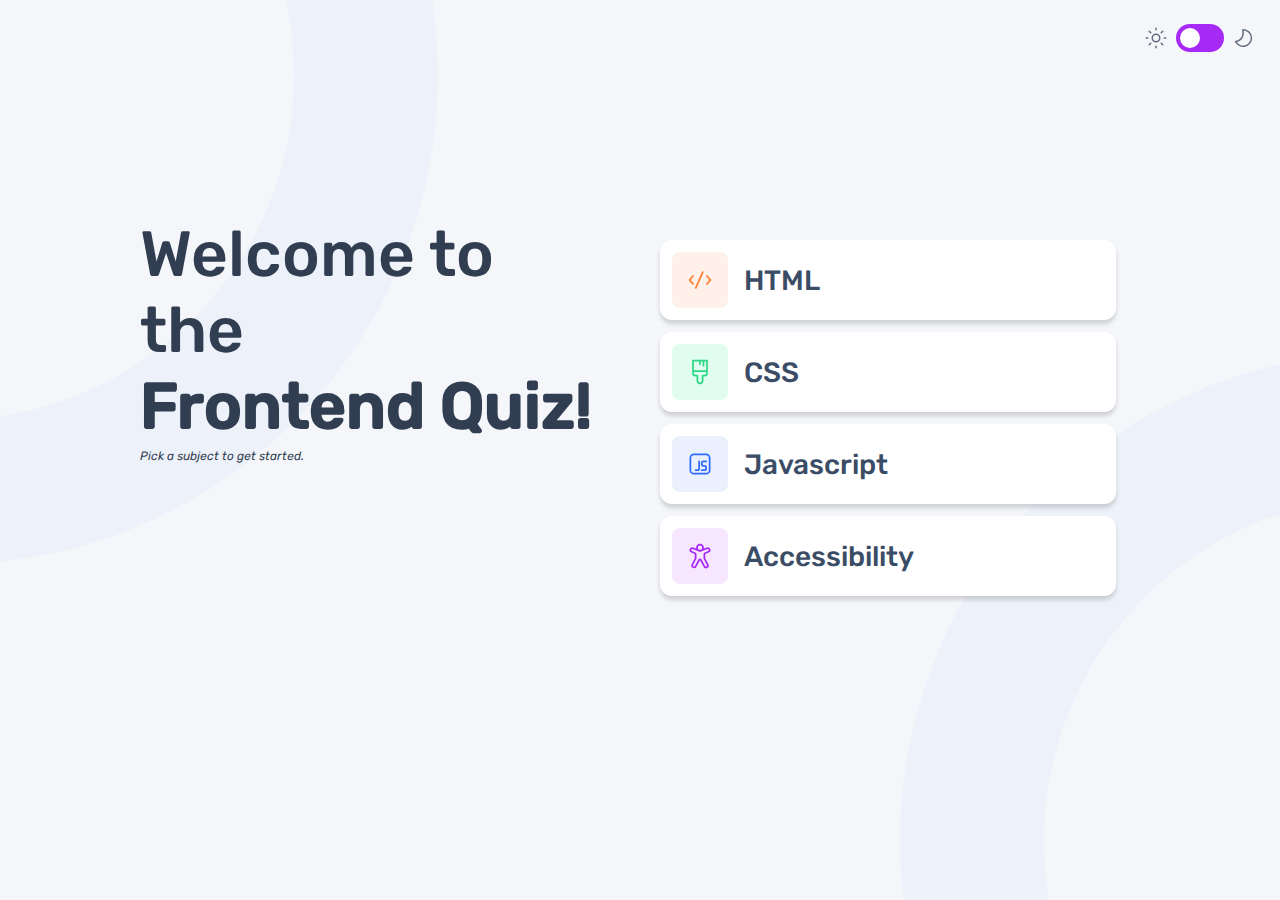
<file: index.html>
<!DOCTYPE html>
<html lang="en">
  <head>
    <meta charset="UTF-8" />
    <meta name="viewport" content="width=device-width, initial-scale=1.0" />

    <link
      rel="icon"
      type="image/png"
      sizes="32x32"
      href="./assets/images/favicon-32x32.png"
    />
    <link rel="stylesheet" href="./css/index.css" />
    <link rel="stylesheet" href="./css/header.css" />
    <link rel="stylesheet" href="./css/home.css" />
    <title>Quiz app</title>
  </head>
  <body>
    <div id="theme-bg" class="theme-bg">
      <header>
        <nav class="nav-container">
          <div class="header-right">
            <img id="sun" src="./assets/images/icon-sun-dark.svg" />
            <label class="switch">
              <input id="toggle-switch" type="checkbox" />
              <span class="slider round"></span>
            </label>
            <img id="moon" src="./assets/images/icon-moon-dark.svg" />
          </div>
        </nav>
      </header>
      <main>
        <section class="container">
          <div class="align-home-title">
            <h1 class="thin">
              Welcome to the <br /><strong>Frontend Quiz!</strong>
            </h1>
            <p class="body-s">Pick a subject to get started.</p>
          </div>
          <ul class="subject-container">
            <li>
              <button id="html">
                <div class="answer-option html-quiz">
                  <img
                    src="./assets/images/icon-html.svg"
                    style="width: 28px; height: 28px"
                  />
                </div>
                <h3>HTML</h3>
              </button>
            </li>
            <li>
              <button id="css">
                <div class="answer-option css-quiz">
                  <img
                    src="./assets/images/icon-css.svg"
                    style="width: 28px; height: 28px"
                  />
                </div>
                <h3>CSS</h3>
              </button>
            </li>
            <li>
              <button id="js">
                <div class="answer-option js-quiz">
                  <img
                    src="./assets/images/icon-js.svg"
                    style="width: 28px; height: 28px"
                  />
                </div>
                <h3>Javascript</h3>
              </button>
            </li>
            <li>
              <button id="accessibility">
                <div class="answer-option accessibility-quiz">
                  <img
                    src="./assets/images/icon-accessibility.svg"
                    style="width: 28px; height: 28px"
                  />
                </div>
                <h3>Accessibility</h3>
              </button>
            </li>
          </ul>
        </section>
      </main>
    </div>
    <script src="./js/home.js"></script>
    <script src="./js/theme.js"></script>
  </body>
</html>
</file>
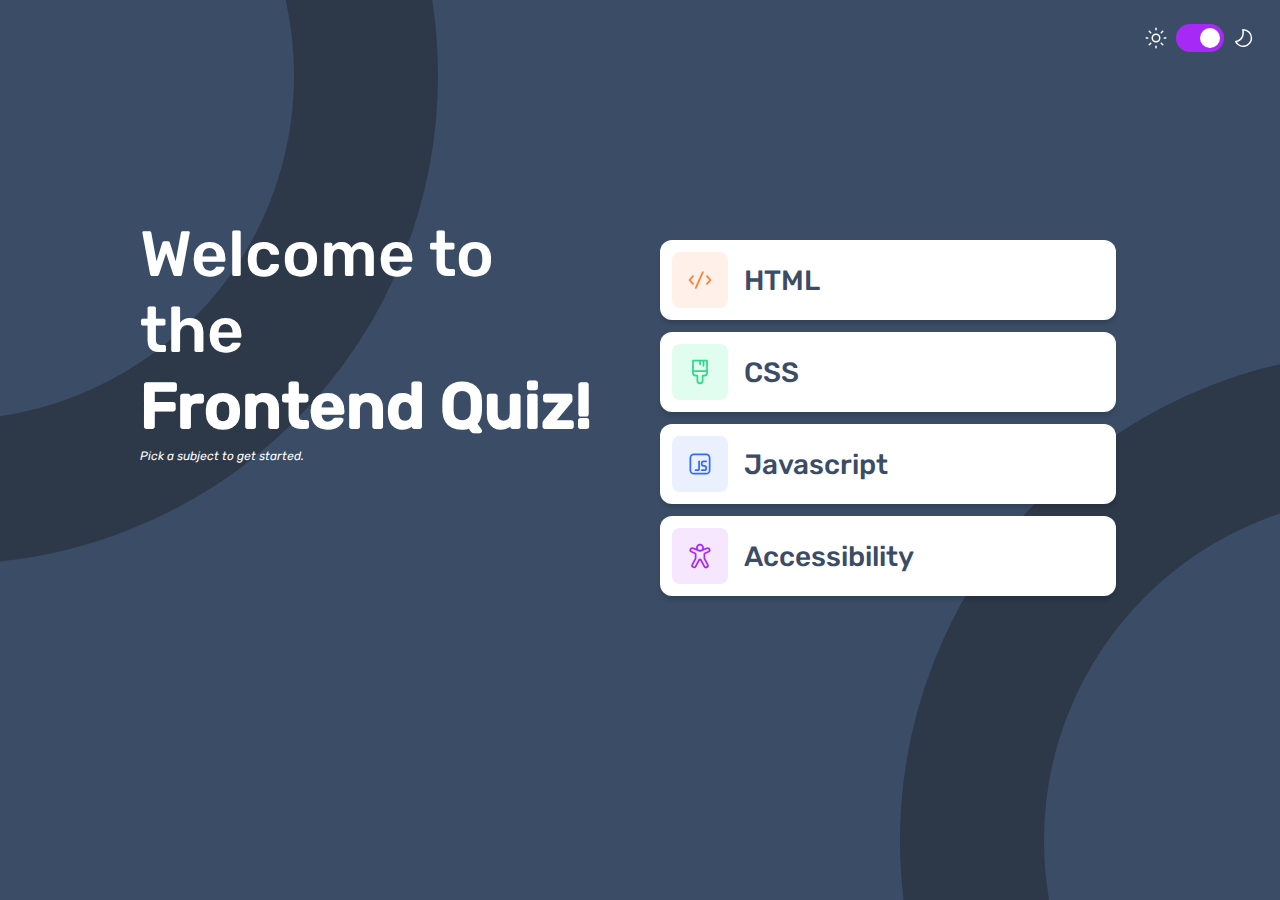
<file: starter-code/index.html>
<!DOCTYPE html>
<html lang="en">
  <head>
    <meta charset="UTF-8" />
    <meta name="viewport" content="width=device-width, initial-scale=1.0" />

    <link
      rel="icon"
      type="image/png"
      sizes="32x32"
      href="./assets/images/favicon-32x32.png"
    />
    <link rel="stylesheet" href="./css/index.css" />
    <link rel="stylesheet" href="./css/header.css" />
    <link rel="stylesheet" href="./css/home.css" />
    <title>Quiz app</title>
  </head>
  <body>
    <div id="theme-bg" class="theme-bg">
      <header>
        <nav class="nav-container">
          <div class="header-right">
            <img id="sun" src="./assets/images/icon-sun-dark.svg" />
            <label class="switch">
              <input id="toggle-switch" type="checkbox" />
              <span class="slider round"></span>
            </label>
            <img id="moon" src="./assets/images/icon-moon-dark.svg" />
          </div>
        </nav>
      </header>
      <main>
        <div class="container">
          <div class="align-home-title">
            <h1 class="thin">
              Welcome to the <br /><strong>Frontend Quiz!</strong>
            </h1>
            <p class="body-s">Pick a subject to get started.</p>
          </div>
          <ul class="subject-container">
            <li>
              <button id="html">
                <div class="answer-option html-quiz">
                  <img
                    src="./assets/images/icon-html.svg"
                    style="width: 28px; height: 28px"
                  />
                </div>
                <h3>HTML</h3>
              </button>
            </li>
            <li>
              <button id="css">
                <div class="answer-option css-quiz">
                  <img
                    src="./assets/images/icon-css.svg"
                    style="width: 28px; height: 28px"
                  />
                </div>
                <h3>CSS</h3>
              </button>
            </li>
            <li>
              <button id="js">
                <div class="answer-option js-quiz">
                  <img
                    src="./assets/images/icon-js.svg"
                    style="width: 28px; height: 28px"
                  />
                </div>
                <h3>Javascript</h3>
              </button>
            </li>
            <li>
              <button id="accessibility">
                <div class="answer-option accessibility-quiz">
                  <img
                    src="./assets/images/icon-accessibility.svg"
                    style="width: 28px; height: 28px"
                  />
                </div>
                <h3>Accessibility</h3>
              </button>
            </li>
          </ul>
        </div>
      </main>
    </div>
    <script src="./js/home.js"></script>
    <script src="./js/theme.js"></script>
  </body>
</html>
</file>
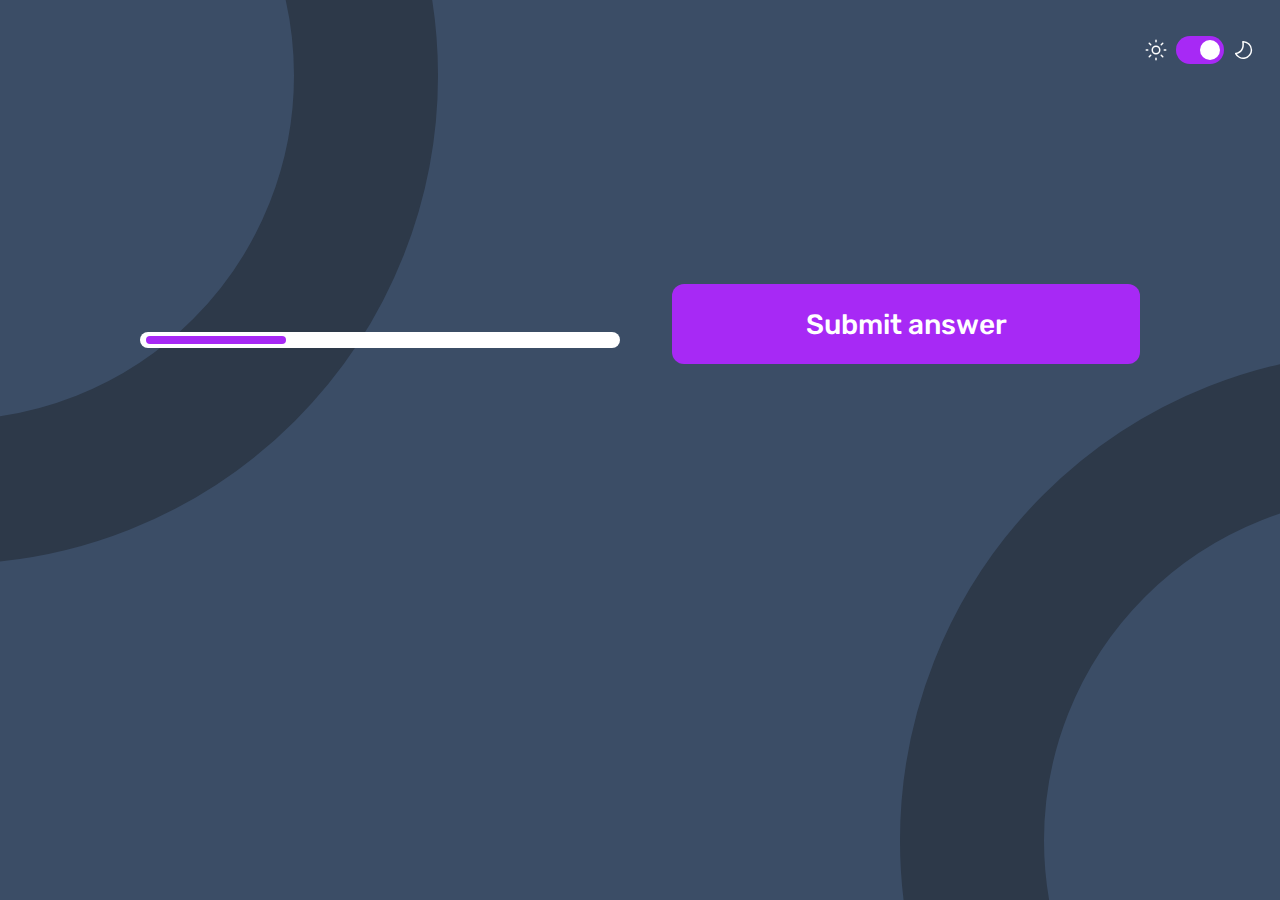
<file: quiz.html>
<!DOCTYPE html>
<html lang="en">
  <head>
    <meta charset="UTF-8" />
    <meta name="viewport" content="width=device-width, initial-scale=1.0" />
    <link rel="stylesheet" href="./css/index.css" />
    <link rel="stylesheet" href="./css/header.css" />
    <link rel="stylesheet" href="./css/quiz.css" />
    <title>Quiz</title>
  </head>
  <body id="theme-bg" class="theme-bg">
    <header>
      <nav class="nav-container">
        <div class="header-left">
          <div id="quiz-icon-container" class="quiz-icon">
            <img id="quiz-icon" />
          </div>
          <h3 id="quiz-title"></h3>
        </div>
        <div class="header-right">
          <img id="sun" src="./assets/images/icon-sun-dark.svg" />
          <label class="switch">
            <input id="toggle-switch" type="checkbox" />
            <span class="slider round"></span>
          </label>
          <img id="moon" src="./assets/images/icon-moon-dark.svg" />
        </div>
      </nav>
    </header>
    <main>
      <section id="question-container" class="quiz-container">
        <div class="prompt-container">
          <div class="question-prompt-gap">
            <p id="number-of-questions" class="body-m"></p>
            <h2 id="prompt"></h2>
          </div>
          <div class="progress-bar-container">
            <div id="progress-bar" class="progress-bar"></div>
          </div>
        </div>
        <div class="options-container">
          <ul id="options-container" class="options-gap"></ul>
          <div>
            <button id="submit-answer" type="submit">
              <h3 id="submit-answer-text">Submit answer</h3>
            </button>
            <div class="select-an-answer-container" id="select-an-answer">
              <img src="./assets/images/icon-error.svg" />
              <h3 style="color: var(--red)">Please select an answer</h3>
            </div>
          </div>
        </div>
      </section>

      <section id="quiz-result" class="quiz-container quiz-result">
        <h1 class="regular">
          Quiz completed <br /><strong>You scored...</strong>
        </h1>
        <div class="quiz-score-card-container">
          <div class="quiz-score-card">
            <div class="quiz-indicator">
              <div id="quiz-icon-container" class="quiz-icon">
                <img id="quiz-icon" />
              </div>
              <h3 id="quiz-title" style="color: var(--navy)"></h3>
            </div>
            <div
              style="display: flex; align-items: center; flex-direction: column"
            >
              <h1 id="quiz-score" style="color: var(--navy)">1</h1>
              <p
                class="body-m"
                id="quiz-score-out-of"
                style="color: var(--grey-navy)"
              >
                out of 10
              </p>
            </div>
          </div>
          <button id="play-again" type="submit">
            <h3>Play again</h3>
          </button>
        </div>
      </section>
    </main>
    <script type="module" src="./js/quiz.js"></script>
    <script src="./js/theme.js"></script>
  </body>
</html>
</file>
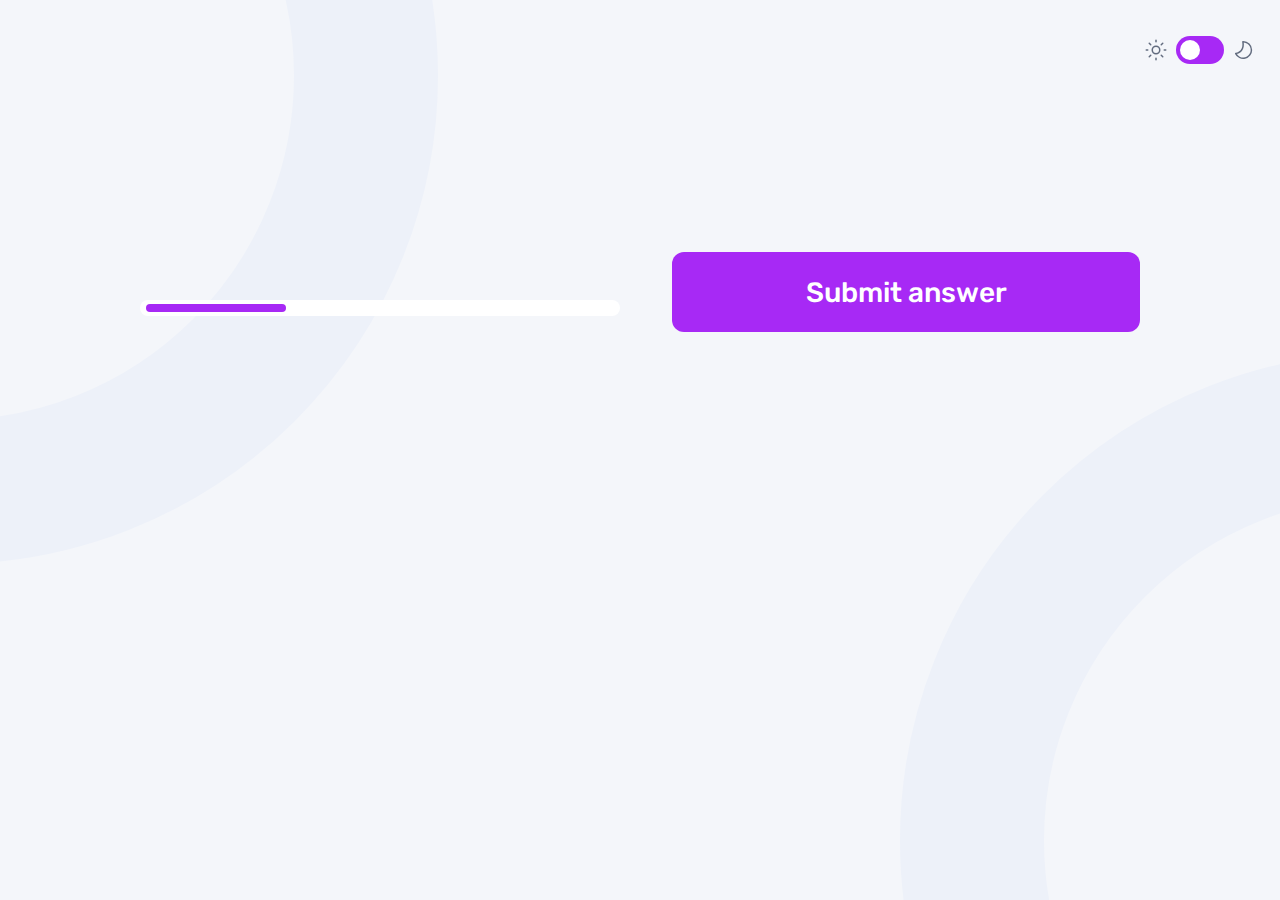
<file: starter-code/quiz.html>
<!DOCTYPE html>
<html lang="en">
  <head>
    <meta charset="UTF-8" />
    <meta name="viewport" content="width=device-width, initial-scale=1.0" />
    <link rel="stylesheet" href="./css/index.css" />
    <link rel="stylesheet" href="./css/header.css" />
    <link rel="stylesheet" href="./css/quiz.css" />
    <title>Quiz</title>
  </head>
  <body id="theme-bg" class="theme-bg">
    <header>
      <nav class="nav-container">
        <div class="header-left">
          <div id="quiz-icon-container" class="quiz-icon">
            <img id="quiz-icon" />
          </div>
          <h3 id="quiz-title"></h3>
        </div>
        <div class="header-right">
          <img id="sun" src="./assets/images/icon-sun-dark.svg" />
          <label class="switch">
            <input id="toggle-switch" type="checkbox" />
            <span class="slider round"></span>
          </label>
          <img id="moon" src="./assets/images/icon-moon-dark.svg" />
        </div>
      </nav>
    </header>
    <main>
      <div id="question-container" class="quiz-container">
        <div class="prompt-container">
          <div class="question-prompt-gap">
            <p id="number-of-questions" class="body-m"></p>
            <h2 id="prompt"></h2>
          </div>
          <div class="progress-bar-container">
            <div id="progress-bar" class="progress-bar"></div>
          </div>
        </div>
        <div class="options-container">
          <ul id="options-container" class="options-gap"></ul>
          <div>
            <button id="submit-answer" type="submit">
              <h3 id="submit-answer-text">Submit answer</h3>
            </button>
            <div class="select-an-answer-container" id="select-an-answer">
              <img src="./assets/images/icon-error.svg" />
              <h3 style="color: var(--red)">Please select an answer</h3>
            </div>
          </div>
        </div>
      </div>

      <div id="quiz-result" class="quiz-container quiz-result">
        <h1 class="regular">
          Quiz completed <br /><strong>You scored...</strong>
        </h1>
        <div class="quiz-score-card-container">
          <div class="quiz-score-card">
            <div class="quiz-indicator">
              <div id="quiz-icon-container" class="quiz-icon">
                <img id="quiz-icon" />
              </div>
              <h3 id="quiz-title" style="color: var(--navy)"></h3>
            </div>
            <div
              style="display: flex; align-items: center; flex-direction: column"
            >
              <h1 id="quiz-score" style="color: var(--navy)">1</h1>
              <p
                class="body-m"
                id="quiz-score-out-of"
                style="color: var(--grey-navy)"
              >
                out of 10
              </p>
            </div>
          </div>
          <button id="play-again" type="submit">
            <h3>Play again</h3>
          </button>
        </div>
      </div>
    </main>
    <script type="module" src="./js/quiz.js"></script>
    <script src="./js/theme.js"></script>
  </body>
</html>
</file>
<file: css/index.css>
:root {
  --purple: rgb(167, 41, 245);
  --light-purple: #f6e7ff;
  --primary-color: #313e51;
  --navy: #3b4d66;
  --grey-navy: #626c7f;
  --light-blush: #abc1e1;
  --light-gray: #f4f6fa;
  --pure-white: #ffffff;
  --bg: #f4f6fa;
  --green: #26d782;
  --red: #ee5454;
}

[data-theme="dark"] {
  --purple: rgb(167, 41, 245);
  --primary-color: #ffffff;
  --light-purple: #f6e7ff;
  --navy: #3b4d66;
  --grey-navy: #626c7f;
  --light-blush: #abc1e1;
  --light-gray: #f4f6fa;
  --bg: #3b4d66;
  --green: #26d782;
  --red: #ee5454;
}

* {
  margin: 0;
  padding: 0;
  outline: none;
}

/* Font Faces */

@font-face {
  font-family: "Rubik";
  src: url("../assets/fonts/static/Rubik-Italic.ttf") format("truetype");
  font-weight: normal;
  font-style: italic;
  text-align: left;
}

@font-face {
  font-family: "Rubik";
  src: url("../assets/fonts/static/Rubik-Regular.ttf") format("truetype");
  font-weight: normal;
  font-style: normal;
  text-align: left;
}

@font-face {
  font-family: "Rubik";
  src: url("../assets/fonts/static/Rubik-Medium.ttf") format("truetype");
  font-weight: 500;
  font-style: normal;
  text-align: left;
}

/* End of Font Faces */

* {
  margin: 0;
  padding: 0;
  outline: none;
}

/* Typography */

.display {
  font-family: "Rubik", sans-serif;
  font-weight: 500;
  font-style: normal;
  font-size: 9rem;
  line-height: 6.25rem;
  color: var(--primary-color);
}

h1 {
  font-family: "Rubik", sans-serif;
  font-weight: 500;
  font-style: normal;
  font-size: 40px;
  color: var(--primary-color);
}

h1.regular {
  font-weight: 100;
  font-style: normal;
}

h2 {
  font-family: "Rubik", sans-serif;
  font-weight: 500;
  font-style: normal;
  font-size: 20px;
  color: var(--primary-color);
}

h2.thin {
  font-weight: 100;
  font-style: normal;
}

h3 {
  font-family: "Rubik", sans-serif;
  font-weight: 500;
  font-style: normal;
  font-size: 1.125rem;
  color: var(--primary-color);
}

.body-m {
  font-family: "Rubik", sans-serif;
  font-weight: normal;
  font-style: normal;
  font-size: 0.75rem;
  line-height: 1.5rem;
  color: var(--primary-color);
}

.body-s {
  font-family: "Rubik", sans-serif;
  font-weight: normal;
  font-style: italic;
  font-size: 0.75rem;
  line-height: 1.5rem;
  color: var(--primary-color);
}

/* End of Typography */

/* Buttons */

button {
  width: 100%;
  min-height: 56px;
  padding: 0.75rem;
  background-color: var(--purple);
  display: flex;
  justify-content: center;
  align-items: center;
  outline: none;
  transition-duration: 0.4s;
  border: none;
  border-radius: 12px;
}

button:hover {
  cursor: pointer;
  background-color: rgba(167, 41, 245, 0.5);
}

button h3 {
  color: var(--pure-white);
}

/* End of buttons */

/* List item */
li {
  list-style: none;
}

li button {
  display: flex;
  flex: 1;
  background-color: var(--pure-white);
  align-items: center;
  justify-content: flex-start;
  box-shadow: 0px 4px 4px rgba(0, 0, 0, 0.15);
  column-gap: 8px;
}

.answer-option {
  background-color: var(--light-gray);
  display: flex;
  justify-content: center;
  align-items: center;
  min-width: 40px;
  min-height: 40px;
  border-radius: 8px;
}

li button h3 {
  color: var(--navy);
}

li button:hover {
  background-color: var(--pure-white);
}

li button:hover:nth-child(0) {
  background-color: var(--light-purple);
}

.active {
  border: 3px solid var(--purple);
}

.answer-option-active {
  background-color: var(--purple);
}

.answer-option-active h3 {
  color: var(--pure-white);
}

.correct {
  border-color: var(--green);
}

.wrong {
  border-color: var(--red);
}

/* End of List items */

/* Switch toggle */

.switch {
  position: relative;
  display: inline-block;
  width: 3rem;
  height: 1.75rem;
}

.switch input {
  opacity: 0;
  width: 0;
  height: 0;
}

.slider {
  position: absolute;
  cursor: pointer;
  top: 0;
  left: 0;
  right: 0;
  bottom: 0;
  background-color: var(--purple);
  -webkit-transition: 0.4s;
  transition: 0.4s;
}

.slider:before {
  position: absolute;
  content: "";
  height: 20px;
  width: 20px;
  left: 4px;
  bottom: 4px;
  background-color: var(--pure-white);
  -webkit-transition: 0.4s;
  transition: 0.4s;
}

input:checked + .slider {
  background-color: var(--purple);
}

input:focus + .slider {
  box-shadow: 0 0 1px var(--purple);
}

input:checked + .slider:before {
  -webkit-transform: translateX(20px);
  -ms-transform: translateX(20px);
  transform: translateX(20px);
}

/* Rounded sliders */
.slider.round {
  border-radius: 34px;
}

.slider.round:before {
  border-radius: 50%;
}

/* End of Switch toggle */

/* Bg */
.theme-bg {
  background-color: var(--bg);
  background-image: url("../assets/images/pattern-background-mobile-dark.svg");
  background-repeat: no-repeat;
  height: 100dvh;
}

.icon-theme {
  color: #fff;
}

@media (min-width: 768px) {
  h1 {
    font-size: 64px;
  }
  h2 {
    font-size: 36px;
  }
  h3 {
    font-size: 28px;
  }
  button {
    min-height: 80px;
  }
  .answer-option {
    min-width: 56px;
    min-height: 56px;
  }
  li button {
    display: flex;
    flex: 1;
    background-color: var(--pure-white);
    align-items: center;
    justify-content: flex-start;
    box-shadow: 0px 4px 4px rgba(0, 0, 0, 0.15);
    column-gap: 16px;
  }
}
</file>
<file: css/header.css>
header {
  display: flex;
  flex: 1;
  padding: 24px;
}

.nav-container {
  display: flex;
  flex: 1;
  align-items: center;
  justify-content: space-between;
  width: 100%;
}

.header-left {
  display: flex;
  flex: 1;
  align-items: center;
}

.header-right {
  display: flex;
  flex: 1;
  align-items: center;
  justify-content: flex-end;
  column-gap: 8px;
}
</file>
<file: css/home.css>
.container {
  padding: 24px;
  display: flex;
  flex: 1;
  align-items: center;
  justify-content: center;
  flex-direction: column;
  row-gap: 40px;
}

.subject-container {
  padding: 24px;
  width: 100%;
  flex: 1;
  flex-direction: column;
  align-items: center;
  row-gap: 24px;
}

.align-home-title {
  align-self: flex-start;
}

.subject-container > * {
  margin-bottom: 12px;
}

.html-quiz {
  background-color: #fff1e9;
}
.css-quiz {
  background-color: #e0fdef;
}
.js-quiz {
  background-color: #ebf0ff;
}
.accessibility-quiz {
  background-color: #f6e7ff;
}

@media (min-width: 768px) {
  .container {
    padding: 64px;
  }
}

@media (min-width: 1024px) {
  .container {
    padding: 140px;
    flex: 1;
    flex-direction: row;
    align-items: flex-start;
    column-gap: 40px;
  }
  .align-home-title {
    display: inherit;
    flex: 1;
    width: 100%;
    flex-direction: column;
    align-self: flex-start;
  }
}
</file>
<file: starter-code/css/index.css>
:root {
  --purple: rgb(167, 41, 245);
  --light-purple: #f6e7ff;
  --primary-color: #313e51;
  --navy: #3b4d66;
  --grey-navy: #626c7f;
  --light-blush: #abc1e1;
  --light-gray: #f4f6fa;
  --pure-white: #ffffff;
  --bg: #f4f6fa;
  --green: #26d782;
  --red: #ee5454;
}

[data-theme="dark"] {
  --purple: rgb(167, 41, 245);
  --primary-color: #ffffff;
  --light-purple: #f6e7ff;
  --navy: #3b4d66;
  --grey-navy: #626c7f;
  --light-blush: #abc1e1;
  --light-gray: #f4f6fa;
  --bg: #3b4d66;
  --green: #26d782;
  --red: #ee5454;
}

* {
  margin: 0;
  padding: 0;
  outline: none;
}

/* Font Faces */

@font-face {
  font-family: "Rubik";
  src: url("/starter-code/assets/fonts/static/Rubik-Italic.ttf")
    format("truetype");
  font-weight: normal;
  font-style: italic;
  text-align: left;
}

@font-face {
  font-family: "Rubik";
  src: url("/starter-code/assets/fonts/static/Rubik-Regular.ttf")
    format("truetype");
  font-weight: normal;
  font-style: normal;
  text-align: left;
}

@font-face {
  font-family: "Rubik";
  src: url("/starter-code/assets/fonts/static/Rubik-Medium.ttf")
    format("truetype");
  font-weight: 500;
  font-style: normal;
  text-align: left;
}

/* End of Font Faces */

* {
  margin: 0;
  padding: 0;
  outline: none;
}

/* Typography */

.display {
  font-family: "Rubik", sans-serif;
  font-weight: 500;
  font-style: normal;
  font-size: 9rem;
  line-height: 6.25rem;
  color: var(--primary-color);
}

h1 {
  font-family: "Rubik", sans-serif;
  font-weight: 500;
  font-style: normal;
  font-size: 40px;
  color: var(--primary-color);
}

h1.regular {
  font-weight: 100;
  font-style: normal;
}

h2 {
  font-family: "Rubik", sans-serif;
  font-weight: 500;
  font-style: normal;
  font-size: 20px;
  color: var(--primary-color);
}

h2.thin {
  font-weight: 100;
  font-style: normal;
}

h3 {
  font-family: "Rubik", sans-serif;
  font-weight: 500;
  font-style: normal;
  font-size: 1.125rem;
  color: var(--primary-color);
}

.body-m {
  font-family: "Rubik", sans-serif;
  font-weight: normal;
  font-style: normal;
  font-size: 0.75rem;
  line-height: 1.5rem;
  color: var(--primary-color);
}

.body-s {
  font-family: "Rubik", sans-serif;
  font-weight: normal;
  font-style: italic;
  font-size: 0.75rem;
  line-height: 1.5rem;
  color: var(--primary-color);
}

/* End of Typography */

/* Buttons */

button {
  width: 100%;
  min-height: 56px;
  padding: 0.75rem;
  background-color: var(--purple);
  display: flex;
  justify-content: center;
  align-items: center;
  outline: none;
  transition-duration: 0.4s;
  border: none;
  border-radius: 12px;
}

button:hover {
  cursor: pointer;
  background-color: rgba(167, 41, 245, 0.5);
}

button h3 {
  color: var(--pure-white);
}

/* End of buttons */

/* List item */
li {
  list-style: none;
}

li button {
  display: flex;
  flex: 1;
  background-color: var(--pure-white);
  align-items: center;
  justify-content: flex-start;
  box-shadow: 0px 4px 4px rgba(0, 0, 0, 0.15);
  column-gap: 8px;
}

.answer-option {
  background-color: var(--light-gray);
  display: flex;
  justify-content: center;
  align-items: center;
  min-width: 40px;
  min-height: 40px;
  border-radius: 8px;
}

li button h3 {
  color: var(--navy);
}

li button:hover {
  background-color: var(--pure-white);
}

li button:hover:nth-child(0) {
  background-color: var(--light-purple);
}

.active {
  border: 3px solid var(--purple);
}

.answer-option-active {
  background-color: var(--purple);
}

.answer-option-active h3 {
  color: var(--pure-white);
}

.correct {
  border-color: var(--green);
}

.wrong {
  border-color: var(--red);
}

/* End of List items */

/* Switch toggle */

.switch {
  position: relative;
  display: inline-block;
  width: 3rem;
  height: 1.75rem;
}

.switch input {
  opacity: 0;
  width: 0;
  height: 0;
}

.slider {
  position: absolute;
  cursor: pointer;
  top: 0;
  left: 0;
  right: 0;
  bottom: 0;
  background-color: var(--purple);
  -webkit-transition: 0.4s;
  transition: 0.4s;
}

.slider:before {
  position: absolute;
  content: "";
  height: 20px;
  width: 20px;
  left: 4px;
  bottom: 4px;
  background-color: var(--pure-white);
  -webkit-transition: 0.4s;
  transition: 0.4s;
}

input:checked + .slider {
  background-color: var(--purple);
}

input:focus + .slider {
  box-shadow: 0 0 1px var(--purple);
}

input:checked + .slider:before {
  -webkit-transform: translateX(20px);
  -ms-transform: translateX(20px);
  transform: translateX(20px);
}

/* Rounded sliders */
.slider.round {
  border-radius: 34px;
}

.slider.round:before {
  border-radius: 50%;
}

/* End of Switch toggle */

/* Bg */
.theme-bg {
  background-color: var(--bg);
  background-image: url("../assets/images/pattern-background-mobile-dark.svg");
  background-repeat: no-repeat;
  height: 100dvh;
}

.icon-theme {
  color: #fff;
}

@media (min-width: 768px) {
  h1 {
    font-size: 64px;
  }
  h2 {
    font-size: 36px;
  }
  h3 {
    font-size: 28px;
  }
  button {
    min-height: 80px;
  }
  .answer-option {
    min-width: 56px;
    min-height: 56px;
  }
  li button {
    display: flex;
    flex: 1;
    background-color: var(--pure-white);
    align-items: center;
    justify-content: flex-start;
    box-shadow: 0px 4px 4px rgba(0, 0, 0, 0.15);
    column-gap: 16px;
  }
}
</file>
<file: starter-code/css/header.css>
header {
  display: flex;
  flex: 1;
  padding: 24px;
}

.nav-container {
  display: flex;
  flex: 1;
  align-items: center;
  justify-content: space-between;
  width: 100%;
}

.header-left {
  display: flex;
  flex: 1;
  align-items: center;
}

.header-right {
  display: flex;
  flex: 1;
  align-items: center;
  justify-content: flex-end;
  column-gap: 8px;
}
</file>
<file: starter-code/css/home.css>
.container {
  padding: 24px;
  display: flex;
  flex: 1;
  align-items: center;
  justify-content: center;
  flex-direction: column;
  row-gap: 40px;
}

.subject-container {
  padding: 24px;
  width: 100%;
  flex: 1;
  flex-direction: column;
  align-items: center;
  row-gap: 24px;
}

.align-home-title {
  align-self: flex-start;
}

.subject-container > * {
  margin-bottom: 12px;
}

.html-quiz {
  background-color: #fff1e9;
}
.css-quiz {
  background-color: #e0fdef;
}
.js-quiz {
  background-color: #ebf0ff;
}
.accessibility-quiz {
  background-color: #f6e7ff;
}

@media (min-width: 768px) {
  .container {
    padding: 64px;
  }
}

@media (min-width: 1024px) {
  .container {
    padding: 140px;
    flex: 1;
    flex-direction: row;
    align-items: flex-start;
    column-gap: 40px;
  }
  .align-home-title {
    display: inherit;
    flex: 1;
    width: 100%;
    flex-direction: column;
    align-self: flex-start;
  }
}
</file>
<file: css/quiz.css>
.quiz-icon {
  width: 40px;
  height: 40px;
  border-radius: 4px;
  padding: 6px;
  margin-right: 12px;
}
.html-quiz {
  background-color: #fff1e9;
}
.css-quiz {
  background-color: #e0fdef;
}
.javascript-quiz {
  background-color: #ebf0ff;
}
.accessibility-quiz {
  background-color: #f6e7ff;
}

.question-prompt-gap {
  display: flex;
  flex-direction: column;
  row-gap: 12px;
}

.quiz-container {
  display: flex;
  flex-direction: column;
  padding: 24px;
  row-gap: 24px;
}

.progress-bar-container {
  display: flex;
  align-items: center;
  padding: 0 6px;
  background-color: var(--pure-white);
  width: 100%;
  height: 16px;
  border-radius: 16px;
  margin-bottom: 16px;
}

.progress-bar {
  background-color: var(--purple);
  width: 30%;
  height: 8px;
  border-radius: 16px;
}

.options-container {
  flex: 1;
  display: flex;
  flex-direction: column;
  row-gap: 12px;
}

.options-gap {
  display: flex;
  flex: 1;
  flex-direction: column;
  row-gap: 12px;
}

.select-an-answer-container {
  display: none;
  align-items: center;
  justify-content: center;
  column-gap: 8px;
}

.correct-icon {
  display: none;
}

.wrong-icon {
  display: none;
}

.quiz-score-card {
  background-color: var(--pure-white);
  border-radius: 12px;
  display: flex;
  flex: 1;
  flex-direction: column;
  align-items: center;
  padding: 32px;
  justify-content: center;
}

.quiz-result {
  display: none;
}

.quiz-score-card-container {
  display: flex;
  flex: 1;
  flex-direction: column;
  row-gap: 24px;
}

.quiz-indicator {
  display: flex;
  flex-direction: row;
  align-items: center;
}

.icon-result-container {
  display: flex;
  flex: 1;
  justify-content: flex-end;
}

.prompt-container {
  display: flex;
  flex: 1;
  flex-direction: column;
  row-gap: 24px;
}

@media (min-width: 768px) {
  .quiz-container {
    padding: 64px;
  }
  .quiz-score-card {
    row-gap: 40px;
  }
}

@media (min-width: 1024px) {
  .quiz-container {
    column-gap: 64px;
    padding: 140px;
    flex-direction: row;
    justify-content: space-between;
  }
  .progress-bar-container {
    align-items: center;
  }
  .prompt-container {
    flex: 1;
    justify-content: space-between;
    max-width: 50%;
  }
  .options-gap {
    row-gap: 32px;
  }
  #submit-answer {
    margin-top: 32px;
  }
}
</file>
<file: starter-code/css/quiz.css>
.quiz-icon {
  width: 40px;
  height: 40px;
  border-radius: 4px;
  padding: 6px;
  margin-right: 12px;
}
.html-quiz {
  background-color: #fff1e9;
}
.css-quiz {
  background-color: #e0fdef;
}
.javascript-quiz {
  background-color: #ebf0ff;
}
.accessibility-quiz {
  background-color: #f6e7ff;
}

.question-prompt-gap {
  display: flex;
  flex-direction: column;
  row-gap: 12px;
}

.quiz-container {
  display: flex;
  flex-direction: column;
  padding: 24px;
  row-gap: 24px;
}

.progress-bar-container {
  display: flex;
  align-items: center;
  padding: 0 6px;
  background-color: var(--pure-white);
  width: 100%;
  height: 16px;
  border-radius: 16px;
  margin-bottom: 16px;
}

.progress-bar {
  background-color: var(--purple);
  width: 30%;
  height: 8px;
  border-radius: 16px;
}

.options-container {
  flex: 1;
  display: flex;
  flex-direction: column;
  row-gap: 12px;
}

.options-gap {
  display: flex;
  flex: 1;
  flex-direction: column;
  row-gap: 12px;
}

.select-an-answer-container {
  display: none;
  align-items: center;
  justify-content: center;
  column-gap: 8px;
}

.correct-icon {
  display: none;
}

.wrong-icon {
  display: none;
}

.quiz-score-card {
  background-color: var(--pure-white);
  border-radius: 12px;
  display: flex;
  flex: 1;
  flex-direction: column;
  align-items: center;
  padding: 32px;
  justify-content: center;
}

.quiz-result {
  display: none;
}

.quiz-score-card-container {
  display: flex;
  flex: 1;
  flex-direction: column;
  row-gap: 24px;
}

.quiz-indicator {
  display: flex;
  flex-direction: row;
  align-items: center;
}

.icon-result-container {
  display: flex;
  flex: 1;
  justify-content: flex-end;
}

.prompt-container {
  display: flex;
  flex: 1;
  flex-direction: column;
  row-gap: 24px;
}

@media (min-width: 768px) {
  .quiz-container {
    padding: 64px;
  }
  .quiz-score-card {
    row-gap: 40px;
  }
}

@media (min-width: 1024px) {
  .quiz-container {
    column-gap: 64px;
    padding: 140px;
    flex-direction: row;
    justify-content: space-between;
  }
  .progress-bar-container {
    align-items: center;
  }
  .prompt-container {
    flex: 1;
    justify-content: space-between;
    max-width: 50%;
  }
}
</file>
